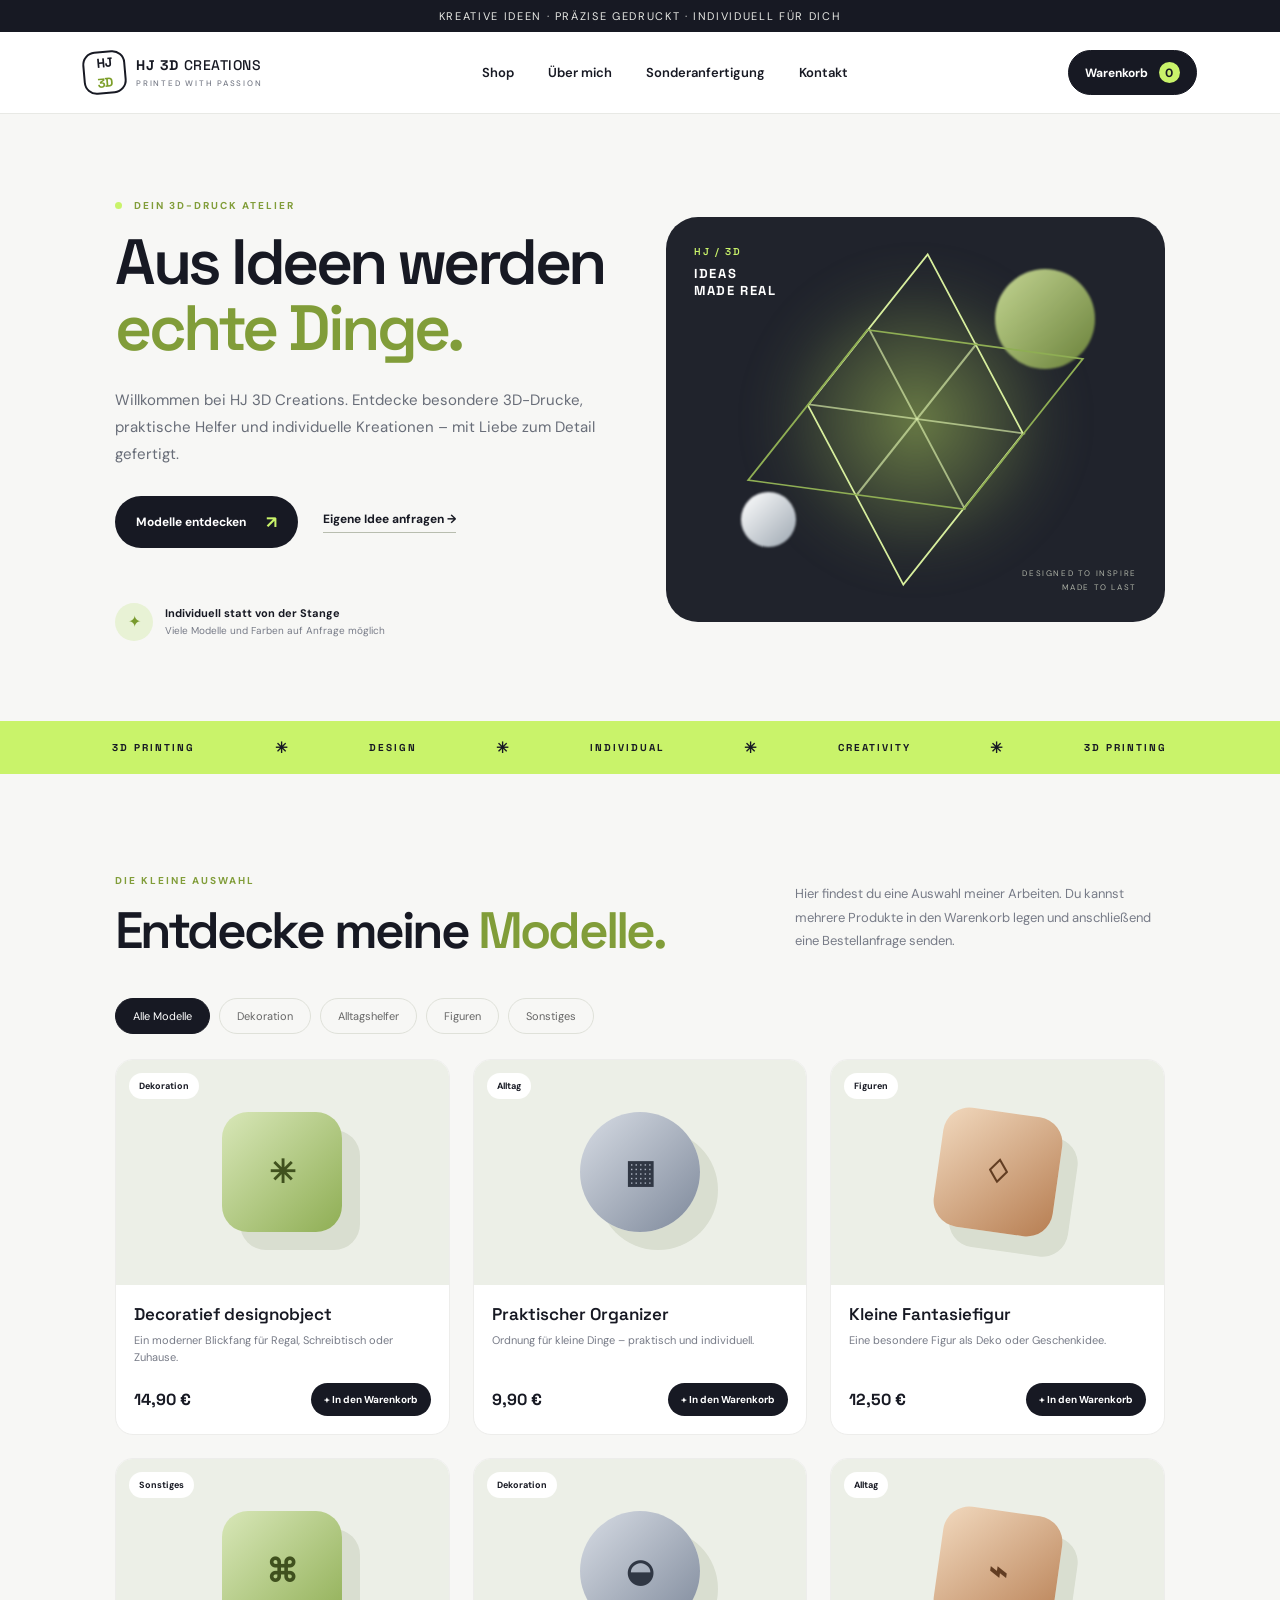
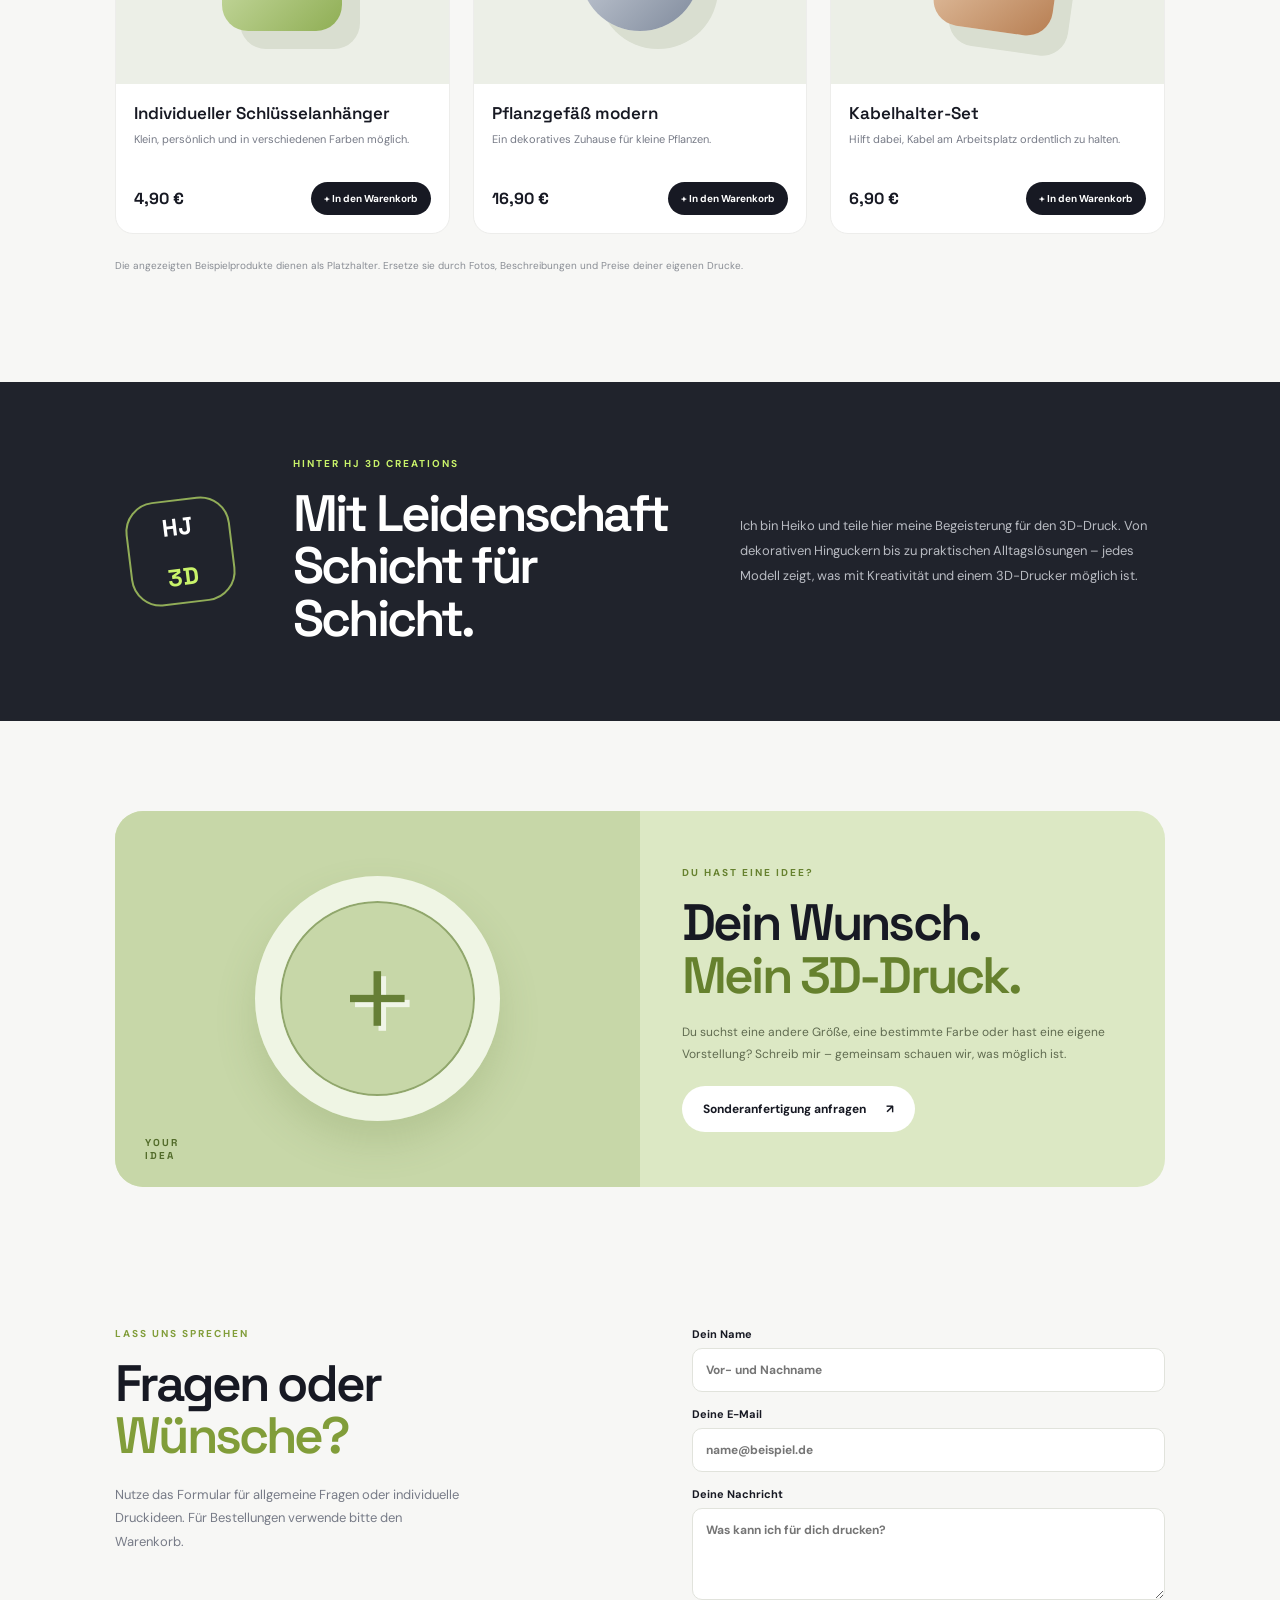
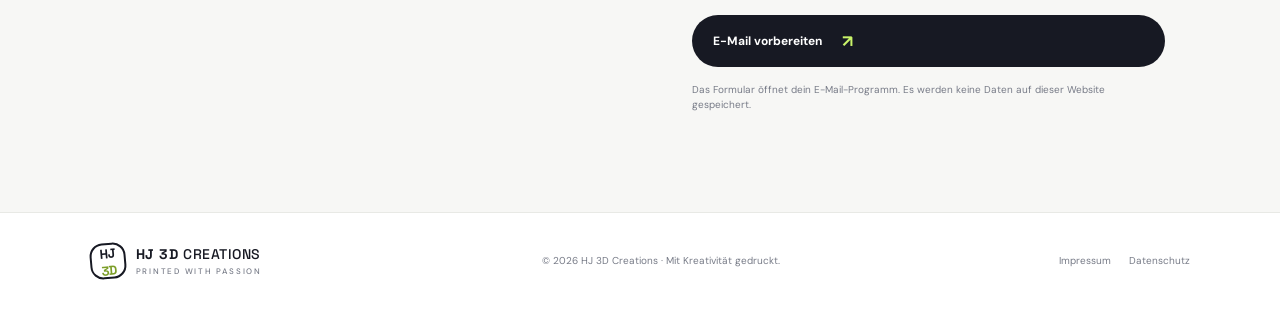
<file: index.html>
<!doctype html>
<html lang="de">
<head>
  <meta charset="utf-8">
  <meta name="viewport" content="width=device-width, initial-scale=1">
  <meta name="description" content="HJ 3D Creations – individuelle 3D-Drucke, kreative Modelle und Sonderanfertigungen.">
  <title>HJ 3D Creations | 3D-Druck & individuelle Kreationen</title>
  <link rel="preconnect" href="https://fonts.googleapis.com">
  <link rel="preconnect" href="https://fonts.gstatic.com" crossorigin>
  <link href="https://fonts.googleapis.com/css2?family=DM+Sans:wght@400;500;600;700&family=Space+Grotesk:wght@500;600;700&display=swap" rel="stylesheet">
  <link rel="stylesheet" href="styles.css">
</head>
<body>
  <div class="announcement">Kreative Ideen · Präzise gedruckt · Individuell für dich</div>
  <header class="site-header">
    <a class="brand" href="#start" aria-label="HJ 3D Creations Startseite">
      <span class="brand-mark">HJ<span>3D</span></span>
      <span class="brand-name">HJ 3D <b>CREATIONS</b><small>PRINTED WITH PASSION</small></span>
    </a>
    <nav class="desktop-nav">
      <a href="#shop">Shop</a><a href="#ueber">Über mich</a><a href="#sonder">Sonderanfertigung</a><a href="#kontakt">Kontakt</a>
    </nav>
    <button class="cart-button" id="open-cart" aria-label="Warenkorb öffnen">Warenkorb <span id="cart-count">0</span></button>
  </header>

  <main>
    <section class="hero" id="start">
      <div class="hero-copy">
        <p class="eyebrow"><span></span> DEIN 3D-DRUCK ATELIER</p>
        <h1>Aus Ideen werden<br><em>echte Dinge.</em></h1>
        <p class="hero-lead">Willkommen bei HJ 3D Creations. Entdecke besondere 3D-Drucke, praktische Helfer und individuelle Kreationen – mit Liebe zum Detail gefertigt.</p>
        <div class="hero-actions"><a class="button button-primary" href="#shop">Modelle entdecken <span>↗</span></a><a class="text-link" href="#sonder">Eigene Idee anfragen →</a></div>
        <div class="hero-proof"><div class="proof-icon">✦</div><div><b>Individuell statt von der Stange</b><small>Viele Modelle und Farben auf Anfrage möglich</small></div></div>
      </div>
      <div class="hero-art" aria-label="Dekorative 3D-Formen">
        <div class="art-glow"></div><div class="orb orb-one"></div><div class="orb orb-two"></div>
        <div class="wire-cube"><i></i><i></i><i></i><i></i><i></i><i></i></div>
        <div class="art-label"><span>HJ / 3D</span><b>IDEAS<br>MADE REAL</b></div>
        <div class="art-caption">DESIGNED TO INSPIRE<br>MADE TO LAST</div>
      </div>
    </section>

    <section class="ticker"><span>3D PRINTING</span><b>✳</b><span>DESIGN</span><b>✳</b><span>INDIVIDUAL</span><b>✳</b><span>CREATIVITY</span><b>✳</b><span>3D PRINTING</span></section>

    <section class="section shop-section" id="shop">
      <div class="section-heading">
        <div><p class="eyebrow">DIE KLEINE AUSWAHL</p><h2>Entdecke meine <em>Modelle.</em></h2></div>
        <p>Hier findest du eine Auswahl meiner Arbeiten. Du kannst mehrere Produkte in den Warenkorb legen und anschließend eine Bestellanfrage senden.</p>
      </div>
      <div class="filters" id="filters">
        <button class="filter active" data-filter="Alle">Alle Modelle</button>
        <button class="filter" data-filter="Dekoration">Dekoration</button>
        <button class="filter" data-filter="Alltag">Alltagshelfer</button>
        <button class="filter" data-filter="Figuren">Figuren</button>
        <button class="filter" data-filter="Sonstiges">Sonstiges</button>
      </div>
      <div class="product-grid" id="product-grid"></div>
      <p class="demo-note">Die angezeigten Beispielprodukte dienen als Platzhalter. Ersetze sie durch Fotos, Beschreibungen und Preise deiner eigenen Drucke.</p>
    </section>

    <section class="feature-band" id="ueber">
      <div class="feature-symbol">HJ<span>3D</span></div>
      <div><p class="eyebrow">HINTER HJ 3D CREATIONS</p><h2>Mit Leidenschaft<br>Schicht für Schicht.</h2></div>
      <p>Ich bin Heiko und teile hier meine Begeisterung für den 3D-Druck. Von dekorativen Hinguckern bis zu praktischen Alltagslösungen – jedes Modell zeigt, was mit Kreativität und einem 3D-Drucker möglich ist.</p>
    </section>

    <section class="section custom-section" id="sonder">
      <div class="custom-card">
        <div class="custom-visual"><div class="custom-ring"></div><div class="custom-cube">+</div><span>YOUR<br>IDEA</span></div>
        <div class="custom-copy"><p class="eyebrow">DU HAST EINE IDEE?</p><h2>Dein Wunsch.<br><em>Mein 3D-Druck.</em></h2><p>Du suchst eine andere Größe, eine bestimmte Farbe oder hast eine eigene Vorstellung? Schreib mir – gemeinsam schauen wir, was möglich ist.</p><a class="button button-light" href="#kontakt">Sonderanfertigung anfragen <span>↗</span></a></div>
      </div>
    </section>

    <section class="section contact-section" id="kontakt">
      <div><p class="eyebrow">LASS UNS SPRECHEN</p><h2>Fragen oder<br><em>Wünsche?</em></h2><p>Nutze das Formular für allgemeine Fragen oder individuelle Druckideen. Für Bestellungen verwende bitte den Warenkorb.</p></div>
      <form class="contact-form" id="contact-form">
        <label>Dein Name<input name="name" required placeholder="Vor- und Nachname"></label>
        <label>Deine E-Mail<input name="email" type="email" required placeholder="name@beispiel.de"></label>
        <label>Deine Nachricht<textarea name="message" rows="4" required placeholder="Was kann ich für dich drucken?"></textarea></label>
        <button class="button button-primary" type="submit">E-Mail vorbereiten <span>↗</span></button>
        <small>Das Formular öffnet dein E-Mail-Programm. Es werden keine Daten auf dieser Website gespeichert.</small>
      </form>
    </section>
  </main>

  <footer class="footer">
    <a class="brand footer-brand" href="#start"><span class="brand-mark">HJ<span>3D</span></span><span class="brand-name">HJ 3D <b>CREATIONS</b><small>PRINTED WITH PASSION</small></span></a>
    <p>© <span id="year"></span> HJ 3D Creations · Mit Kreativität gedruckt.</p>
    <div><a href="legal.html">Impressum</a><a href="privacy.html">Datenschutz</a></div>
  </footer>

  <div class="drawer-backdrop" id="drawer-backdrop"></div>
  <aside class="cart-drawer" id="cart-drawer" aria-label="Warenkorb" aria-hidden="true">
    <div class="drawer-head"><div><p class="eyebrow">DEINE AUSWAHL</p><h3>Warenkorb</h3></div><button class="close-cart" id="close-cart" aria-label="Schließen">×</button></div>
    <div class="cart-items" id="cart-items"></div>
    <div class="cart-bottom"><div class="cart-total"><span>Zwischensumme (unverbindlich)</span><b id="cart-total">0,00 €</b></div><p>Versandkosten und endgültiger Preis werden nach deiner Anfrage abgestimmt. Noch keine Onlinezahlung.</p><button class="button button-primary full" id="checkout-button">Bestellanfrage senden <span>↗</span></button><button class="continue-shopping" id="continue-shopping">Weiter einkaufen</button></div>
  </aside>

  <dialog id="checkout-dialog" class="checkout-dialog">
    <form id="checkout-form" method="dialog">
      <button class="dialog-close" type="button" id="close-checkout">×</button>
      <p class="eyebrow">FAST GESCHAFFT</p><h2>Deine <em>Bestellanfrage.</em></h2>
      <p class="dialog-intro">Trage deine Kontaktdaten ein. Dein E-Mail-Programm öffnet sich mit deiner Artikelliste. Die Bestellung ist erst nach persönlicher Bestätigung verbindlich.</p>
      <label>Name<input name="name" required placeholder="Vor- und Nachname"></label>
      <label>E-Mail<input name="email" type="email" required placeholder="name@beispiel.de"></label>
      <label>Lieferort / Hinweise<textarea name="notes" rows="3" placeholder="PLZ, Ort, Farbwunsch oder weitere Angaben"></textarea></label>
      <button class="button button-primary full" type="submit">Anfrage per E-Mail vorbereiten ↗</button>
      <small>Onlinezahlung ist derzeit nicht aktiviert.</small>
    </form>
  </dialog>
  <script src="script.js"></script>
</body>
</html>
</file>
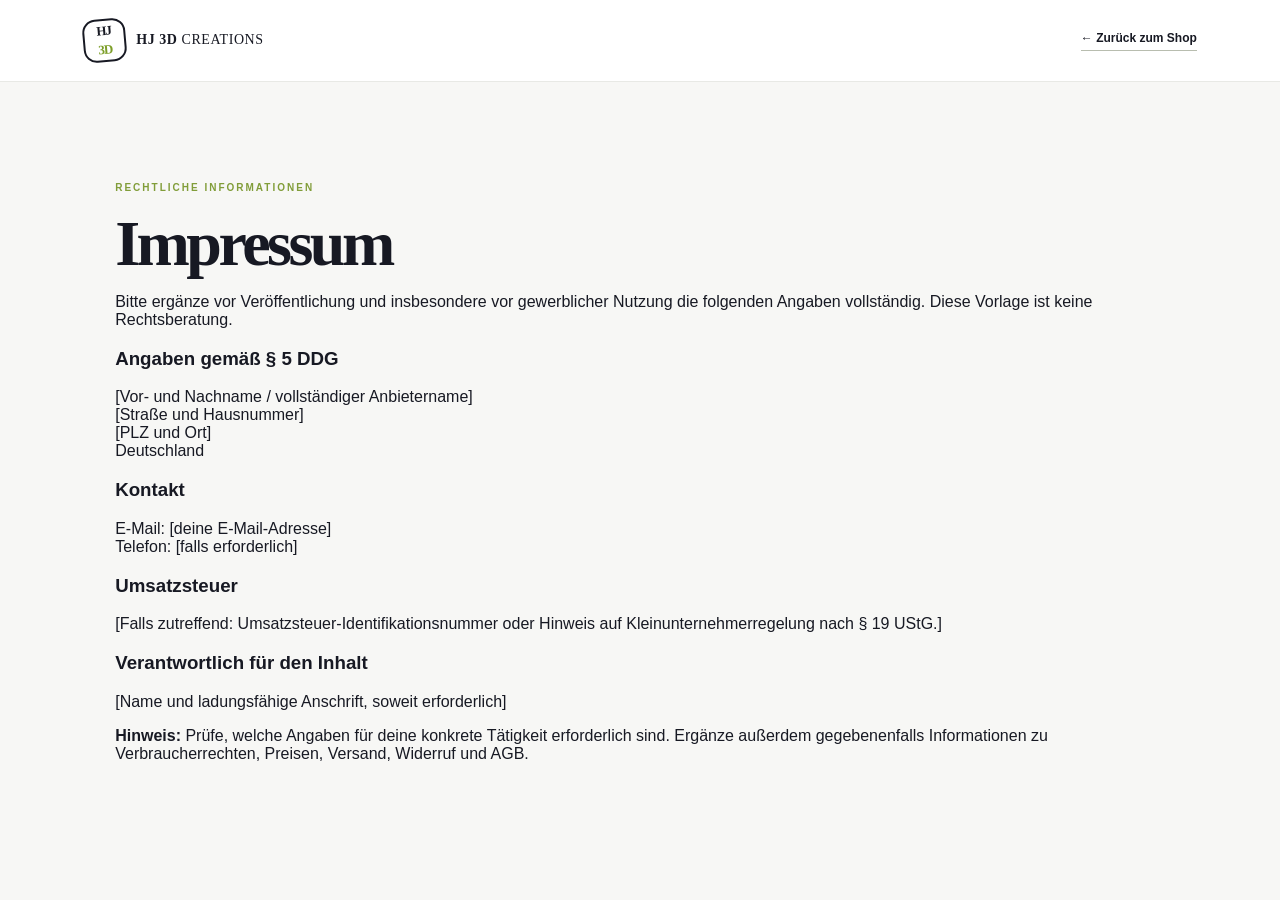
<file: legal.html>
<!doctype html><html lang="de"><head><meta charset="utf-8"><meta name="viewport" content="width=device-width,initial-scale=1"><title>Impressum | HJ 3D Creations</title><link rel="stylesheet" href="styles.css"></head><body><header class="site-header"><a class="brand" href="index.html"><span class="brand-mark">HJ<span>3D</span></span><span class="brand-name">HJ 3D <b>CREATIONS</b></span></a><a class="text-link" href="index.html">← Zurück zum Shop</a></header><main class="section"><p class="eyebrow">RECHTLICHE INFORMATIONEN</p><h2>Impressum</h2><p>Bitte ergänze vor Veröffentlichung und insbesondere vor gewerblicher Nutzung die folgenden Angaben vollständig. Diese Vorlage ist keine Rechtsberatung.</p><h3>Angaben gemäß § 5 DDG</h3><p>[Vor- und Nachname / vollständiger Anbietername]<br>[Straße und Hausnummer]<br>[PLZ und Ort]<br>Deutschland</p><h3>Kontakt</h3><p>E-Mail: [deine E-Mail-Adresse]<br>Telefon: [falls erforderlich]</p><h3>Umsatzsteuer</h3><p>[Falls zutreffend: Umsatzsteuer-Identifikationsnummer oder Hinweis auf Kleinunternehmerregelung nach § 19 UStG.]</p><h3>Verantwortlich für den Inhalt</h3><p>[Name und ladungsfähige Anschrift, soweit erforderlich]</p><p><b>Hinweis:</b> Prüfe, welche Angaben für deine konkrete Tätigkeit erforderlich sind. Ergänze außerdem gegebenenfalls Informationen zu Verbraucherrechten, Preisen, Versand, Widerruf und AGB.</p></main></body></html>
</file>
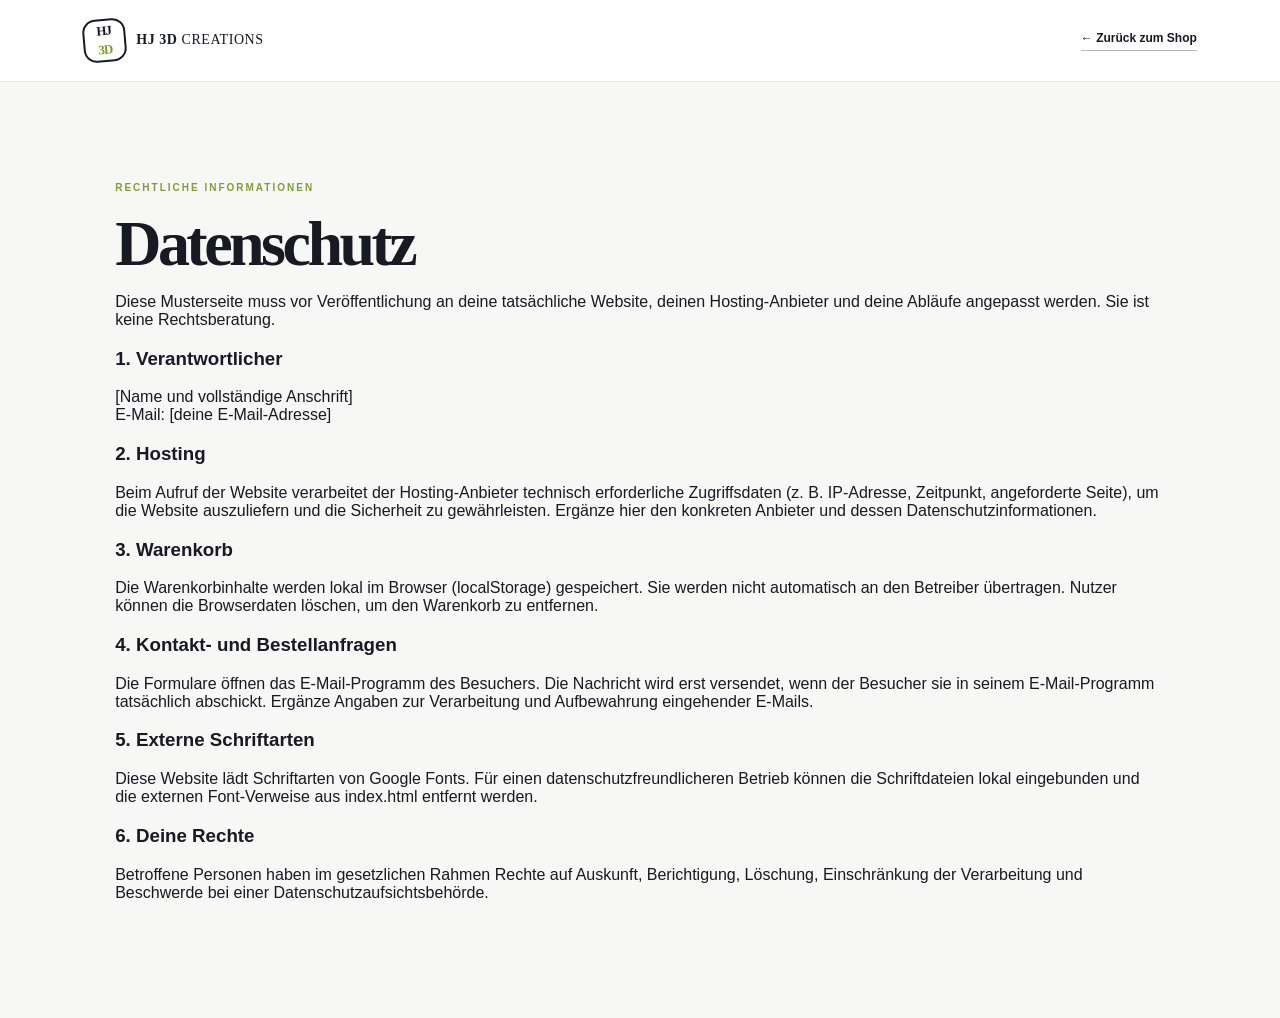
<file: privacy.html>
<!doctype html><html lang="de"><head><meta charset="utf-8"><meta name="viewport" content="width=device-width,initial-scale=1"><title>Datenschutz | HJ 3D Creations</title><link rel="stylesheet" href="styles.css"></head><body><header class="site-header"><a class="brand" href="index.html"><span class="brand-mark">HJ<span>3D</span></span><span class="brand-name">HJ 3D <b>CREATIONS</b></span></a><a class="text-link" href="index.html">← Zurück zum Shop</a></header><main class="section"><p class="eyebrow">RECHTLICHE INFORMATIONEN</p><h2>Datenschutz</h2><p>Diese Musterseite muss vor Veröffentlichung an deine tatsächliche Website, deinen Hosting-Anbieter und deine Abläufe angepasst werden. Sie ist keine Rechtsberatung.</p><h3>1. Verantwortlicher</h3><p>[Name und vollständige Anschrift]<br>E-Mail: [deine E-Mail-Adresse]</p><h3>2. Hosting</h3><p>Beim Aufruf der Website verarbeitet der Hosting-Anbieter technisch erforderliche Zugriffsdaten (z. B. IP-Adresse, Zeitpunkt, angeforderte Seite), um die Website auszuliefern und die Sicherheit zu gewährleisten. Ergänze hier den konkreten Anbieter und dessen Datenschutzinformationen.</p><h3>3. Warenkorb</h3><p>Die Warenkorbinhalte werden lokal im Browser (localStorage) gespeichert. Sie werden nicht automatisch an den Betreiber übertragen. Nutzer können die Browserdaten löschen, um den Warenkorb zu entfernen.</p><h3>4. Kontakt- und Bestellanfragen</h3><p>Die Formulare öffnen das E-Mail-Programm des Besuchers. Die Nachricht wird erst versendet, wenn der Besucher sie in seinem E-Mail-Programm tatsächlich abschickt. Ergänze Angaben zur Verarbeitung und Aufbewahrung eingehender E-Mails.</p><h3>5. Externe Schriftarten</h3><p>Diese Website lädt Schriftarten von Google Fonts. Für einen datenschutzfreundlicheren Betrieb können die Schriftdateien lokal eingebunden und die externen Font-Verweise aus index.html entfernt werden.</p><h3>6. Deine Rechte</h3><p>Betroffene Personen haben im gesetzlichen Rahmen Rechte auf Auskunft, Berichtigung, Löschung, Einschränkung der Verarbeitung und Beschwerde bei einer Datenschutzaufsichtsbehörde.</p></main></body></html>
</file>
<file: styles.css>
:root{--ink:#171923;--muted:#777b87;--paper:#f7f7f5;--white:#fff;--lime:#c9f36a;--line:#e8e9e5;--dark:#171923;--radius:22px}*{box-sizing:border-box}html{scroll-behavior:smooth}body{margin:0;background:var(--paper);color:var(--ink);font-family:"DM Sans",sans-serif}a{color:inherit;text-decoration:none}button,input,textarea{font:inherit}.announcement{background:var(--dark);color:#e8e9e5;text-align:center;padding:9px 15px;font-size:11px;letter-spacing:.15em;text-transform:uppercase}.site-header{height:82px;padding:0 6.5%;display:flex;align-items:center;justify-content:space-between;background:#fff;position:sticky;top:0;z-index:10;border-bottom:1px solid var(--line)}.brand{display:flex;align-items:center;gap:10px}.brand-mark{width:43px;height:43px;border:2px solid var(--ink);border-radius:13px;display:grid;place-items:center;font-family:"Space Grotesk";font-weight:700;font-size:13px;letter-spacing:-1px;transform:rotate(-5deg)}.brand-mark span{color:#7c9e28}.brand-name{font:700 14px "Space Grotesk";letter-spacing:.04em;line-height:1.15}.brand-name b{font-weight:500}.brand-name small{display:block;font:500 8px "DM Sans";letter-spacing:.22em;color:var(--muted);margin-top:4px}.desktop-nav{display:flex;gap:34px;font-size:13px;font-weight:600}.desktop-nav a:hover,.footer a:hover{color:#779d23}.cart-button{border:1px solid var(--ink);background:var(--ink);color:#fff;border-radius:100px;padding:11px 16px;font-size:12px;font-weight:700;cursor:pointer}.cart-button span{display:inline-grid;place-items:center;background:var(--lime);color:var(--ink);width:21px;height:21px;border-radius:50%;margin-left:8px}.hero{min-height:590px;padding:85px 9% 80px;display:grid;grid-template-columns:1fr 1fr;align-items:center;gap:5%;overflow:hidden}.eyebrow{font-size:10px;letter-spacing:.2em;font-weight:700;color:#819d39;margin:0 0 18px}.eyebrow span{display:inline-block;width:7px;height:7px;background:var(--lime);border-radius:50%;margin-right:8px}.hero h1,h2{font:600 clamp(42px,5vw,68px)/1.03 "Space Grotesk";letter-spacing:-.055em;margin:0}.hero h1 em,h2 em{font-style:normal;color:#819d39}.hero-lead{max-width:490px;color:#686d78;line-height:1.8;font-size:15px;margin:25px 0 28px}.hero-actions{display:flex;align-items:center;gap:25px;flex-wrap:wrap}.button{border:0;border-radius:100px;padding:15px 21px;display:inline-flex;align-items:center;gap:20px;font-size:12px;font-weight:700;cursor:pointer;transition:.2s}.button:hover{transform:translateY(-2px)}.button-primary{background:var(--ink);color:#fff}.button-primary span{color:var(--lime);font-size:17px}.text-link{font-size:12px;font-weight:700;border-bottom:1px solid #b8bdaf;padding-bottom:5px}.hero-proof{display:flex;gap:12px;align-items:center;margin-top:55px}.proof-icon{width:38px;height:38px;border-radius:50%;background:#e8f2d5;display:grid;place-items:center;color:#789a2d}.hero-proof b,.hero-proof small{display:block}.hero-proof b{font-size:11px}.hero-proof small{font-size:10px;color:var(--muted);margin-top:4px}.hero-art{height:405px;background:#20232c;border-radius:32px;position:relative;overflow:hidden;display:grid;place-items:center}.art-glow{position:absolute;width:340px;height:340px;border-radius:50%;background:radial-gradient(circle,#697b45 0,rgba(105,123,69,.1) 55%,transparent 70%);filter:blur(10px)}.orb{position:absolute;border-radius:50%;filter:blur(1px)}.orb-one{width:100px;height:100px;background:linear-gradient(135deg,#e1f5a5,#76913c);top:52px;right:70px;opacity:.85}.orb-two{width:55px;height:55px;background:linear-gradient(135deg,#fff,#9da7b1);bottom:75px;left:75px}.wire-cube{position:relative;width:205px;height:205px;transform:rotate(-28deg) skewY(8deg);z-index:1}.wire-cube:before,.wire-cube:after{content:"";position:absolute;inset:0;border:2px solid #d7ee9d;transform:skewY(-30deg) scaleX(.87)}.wire-cube:after{transform:rotate(60deg) skewY(-30deg) scaleX(.87);border-color:#8fae54}.wire-cube i{position:absolute;width:2px;height:205px;background:rgba(220,240,173,.65);left:50%;top:0;transform:rotate(60deg)}.wire-cube i:nth-child(2){transform:rotate(-60deg)}.wire-cube i:nth-child(3){transform:rotate(0)}.wire-cube i:nth-child(n+4){display:none}.art-label{position:absolute;z-index:2;left:28px;top:28px;color:#fff;font:600 10px "Space Grotesk";letter-spacing:.16em}.art-label span{display:block;color:var(--lime);margin-bottom:8px}.art-label b{font-size:13px;line-height:1.3}.art-caption{position:absolute;right:28px;bottom:28px;color:#aeb2a7;font-size:8px;letter-spacing:.2em;line-height:1.8;text-align:right}.ticker{background:var(--lime);display:flex;align-items:center;justify-content:space-evenly;gap:18px;padding:17px 4%;font:700 10px "Space Grotesk";letter-spacing:.2em;flex-wrap:wrap}.ticker b{font-size:15px}.section{padding:100px 9%}.section-heading{display:flex;justify-content:space-between;align-items:end;gap:35px}.section-heading h2,.feature-band h2,.custom-copy h2,.contact-section h2{font-size:clamp(36px,4vw,52px)}.section-heading>p{max-width:370px;color:var(--muted);font-size:13px;line-height:1.8;margin:0 0 5px}.filters{display:flex;gap:9px;flex-wrap:wrap;margin:40px 0 25px}.filter{border:1px solid #dfe1d9;background:transparent;border-radius:30px;padding:10px 17px;font-size:11px;cursor:pointer;color:#666}.filter.active,.filter:hover{background:var(--ink);color:white;border-color:var(--ink)}.product-grid{display:grid;grid-template-columns:repeat(3,1fr);gap:23px}.product-card{background:white;border:1px solid #ededeb;border-radius:18px;overflow:hidden;transition:.2s}.product-card:hover{transform:translateY(-4px);box-shadow:0 16px 35px #20232c0d}.product-image{height:225px;background:#ecefe7;display:grid;place-items:center;position:relative;overflow:hidden}.product-image img{width:100%;height:100%;object-fit:cover}.product-placeholder{width:120px;height:120px;border-radius:26px;background:linear-gradient(135deg,#d8e7b8,#8fae54);display:grid;place-items:center;color:#40511e;font:700 32px "Space Grotesk";box-shadow:18px 18px 0 #d9ded0}.product-card:nth-child(3n+2) .product-placeholder{border-radius:50%;background:linear-gradient(135deg,#d7dce4,#7e899b);color:#303744}.product-card:nth-child(3n) .product-placeholder{background:linear-gradient(135deg,#f1d8bd,#b77e52);color:#623d22;transform:rotate(8deg)}.product-category{position:absolute;left:13px;top:13px;background:#fff;padding:7px 10px;border-radius:30px;font-size:9px;font-weight:700}.product-info{padding:18px}.product-info h3{font:600 17px "Space Grotesk";margin:0 0 7px}.product-info p{font-size:11px;color:var(--muted);line-height:1.6;min-height:35px;margin:0 0 16px}.product-bottom{display:flex;justify-content:space-between;align-items:center}.product-price{font:700 16px "Space Grotesk"}.add-button{border:0;background:var(--ink);color:#fff;border-radius:30px;padding:10px 13px;font-size:10px;font-weight:700;cursor:pointer}.add-button:hover{background:#77952e}.demo-note{font-size:10px;color:#898d94;margin-top:25px}.feature-band{background:#20232c;color:#fff;padding:75px 10%;display:grid;grid-template-columns:130px 1fr 1fr;gap:35px;align-items:center}.feature-band .eyebrow{color:var(--lime)}.feature-band h2 em{color:var(--lime)}.feature-band>p{color:#b8bbc2;font-size:13px;line-height:1.9;max-width:410px}.feature-symbol{width:105px;height:105px;border:2px solid #91ad58;border-radius:30px;display:grid;place-items:center;color:#fff;font:700 24px "Space Grotesk";transform:rotate(-7deg)}.feature-symbol span{color:var(--lime)}.custom-section{padding-top:90px;padding-bottom:90px}.custom-card{background:#dce8c4;border-radius:28px;display:grid;grid-template-columns:1fr 1fr;overflow:hidden;min-height:350px}.custom-visual{background:#c7d7a8;position:relative;display:grid;place-items:center;overflow:hidden}.custom-ring{width:245px;height:245px;border:25px solid #eff5e4;border-radius:50%;box-shadow:inset 0 0 0 2px #90a66c,0 20px 40px #667b3b33}.custom-cube{position:absolute;font:300 130px "Space Grotesk";color:#667f36;text-shadow:5px 5px 0 #f0f5e7}.custom-visual>span{position:absolute;bottom:25px;left:30px;font:700 10px "Space Grotesk";letter-spacing:.2em;color:#526b2a}.custom-copy{padding:55px 8%;align-self:center}.custom-copy .eyebrow{color:#66812e}.custom-copy h2 em{color:#66812e}.custom-copy>p:not(.eyebrow){font-size:12px;line-height:1.8;color:#606b50;margin:20px 0}.button-light{background:#fff;color:var(--ink)}.contact-section{display:grid;grid-template-columns:1fr 1fr;gap:10%;padding-top:50px}.contact-section>div>p:not(.eyebrow){max-width:350px;color:var(--muted);font-size:13px;line-height:1.8;margin-top:20px}.contact-form,.checkout-dialog form{display:grid;gap:15px}.contact-form label,.checkout-dialog label{display:grid;gap:7px;font-size:11px;font-weight:700}.contact-form input,.contact-form textarea,.checkout-dialog input,.checkout-dialog textarea{border:1px solid #e1e3dc;background:#fff;border-radius:10px;padding:13px;font-size:12px;outline:none;resize:vertical}.contact-form input:focus,.contact-form textarea:focus,.checkout-dialog input:focus,.checkout-dialog textarea:focus{border-color:#8aa64c}.contact-form small,.checkout-dialog small{font-size:10px;color:var(--muted);line-height:1.5}.footer{padding:30px 7%;background:#fff;border-top:1px solid var(--line);display:flex;align-items:center;justify-content:space-between;gap:20px}.footer p,.footer>div{font-size:10px;color:var(--muted)}.footer>div{display:flex;gap:18px}.footer-brand .brand-mark{width:36px;height:36px}.drawer-backdrop{position:fixed;inset:0;background:#10131b77;z-index:19;opacity:0;pointer-events:none;transition:.25s}.drawer-backdrop.open{opacity:1;pointer-events:auto}.cart-drawer{position:fixed;right:0;top:0;height:100dvh;width:min(440px,100%);background:#fff;z-index:20;transform:translateX(105%);transition:.3s;display:flex;flex-direction:column;padding:28px}.cart-drawer.open{transform:translateX(0)}.drawer-head{display:flex;justify-content:space-between;align-items:center;border-bottom:1px solid var(--line);padding-bottom:20px}.drawer-head .eyebrow{margin-bottom:7px}.drawer-head h3{font:600 25px "Space Grotesk";margin:0}.close-cart,.dialog-close{border:0;background:#f0f1ed;width:36px;height:36px;border-radius:50%;font-size:23px;cursor:pointer}.cart-items{overflow:auto;flex:1;padding:15px 0}.empty-cart{text-align:center;color:var(--muted);font-size:13px;padding:55px 15px}.cart-row{display:grid;grid-template-columns:58px 1fr auto;gap:12px;align-items:center;padding:13px 0;border-bottom:1px solid var(--line)}.cart-thumb{height:58px;border-radius:12px;background:#e8eddf;display:grid;place-items:center;font:700 19px "Space Grotesk";color:#718c37}.cart-row h4{font:600 13px "Space Grotesk";margin:0 0 5px}.cart-row small{color:var(--muted);font-size:10px}.quantity{display:flex;align-items:center;gap:8px;margin-top:8px}.quantity button{border:1px solid var(--line);background:#fff;border-radius:50%;width:22px;height:22px;cursor:pointer}.cart-row-price{font-size:12px;font-weight:700}.cart-bottom{border-top:1px solid var(--line);padding-top:18px}.cart-total{display:flex;justify-content:space-between;font-size:12px}.cart-total b{font:700 18px "Space Grotesk"}.cart-bottom p{font-size:10px;color:var(--muted);line-height:1.6}.full{width:100%;justify-content:center}.continue-shopping{border:0;background:transparent;width:100%;padding:13px;font-size:11px;font-weight:700;cursor:pointer}.checkout-dialog{border:0;border-radius:22px;padding:32px;width:min(480px,calc(100% - 28px));box-shadow:0 25px 80px #0003}.checkout-dialog::backdrop{background:#10131b88}.checkout-dialog form{position:relative}.dialog-close{position:absolute;right:0;top:0}.checkout-dialog h2{font-size:34px;padding-right:35px}.checkout-dialog .eyebrow{margin-bottom:10px}.dialog-intro{font-size:12px;color:var(--muted);line-height:1.7;margin:0 0 5px}.checkout-dialog small{text-align:center}
@media(max-width:850px){.desktop-nav{gap:15px}.hero{padding:65px 6%;gap:3%}.section{padding:75px 6%}.product-grid{grid-template-columns:repeat(2,1fr)}.feature-band{padding:65px 6%;grid-template-columns:90px 1fr}.feature-band>p{grid-column:2}.feature-symbol{width:78px;height:78px;font-size:19px}.section-heading{align-items:start;flex-direction:column}.section-heading>p{max-width:600px}}
@media(max-width:620px){.site-header{height:70px;padding:0 4%}.desktop-nav{display:none}.brand-mark{width:38px;height:38px}.brand-name{font-size:12px}.cart-button{padding:9px 12px;font-size:10px}.hero{grid-template-columns:1fr;padding:55px 6% 45px}.hero h1{font-size:51px}.hero-art{height:300px;margin-top:15px}.hero-proof{margin-top:35px}.ticker{gap:10px;font-size:8px}.section{padding:65px 6%}.product-grid{grid-template-columns:1fr 1fr;gap:12px}.product-image{height:150px}.product-info{padding:13px}.product-info h3{font-size:14px}.product-info p{font-size:10px;min-height:48px}.product-price{font-size:13px}.add-button{padding:9px;font-size:9px}.feature-band{grid-template-columns:1fr;padding:55px 7%;gap:20px}.feature-band>p{grid-column:auto}.feature-symbol{display:none}.custom-card{grid-template-columns:1fr}.custom-visual{min-height:230px}.custom-copy{padding:40px 8%}.contact-section{grid-template-columns:1fr;gap:35px}.footer{flex-wrap:wrap;padding:25px 6%}.footer p{order:3;width:100%;margin:0}.footer>div{margin-left:auto}}
</file>
